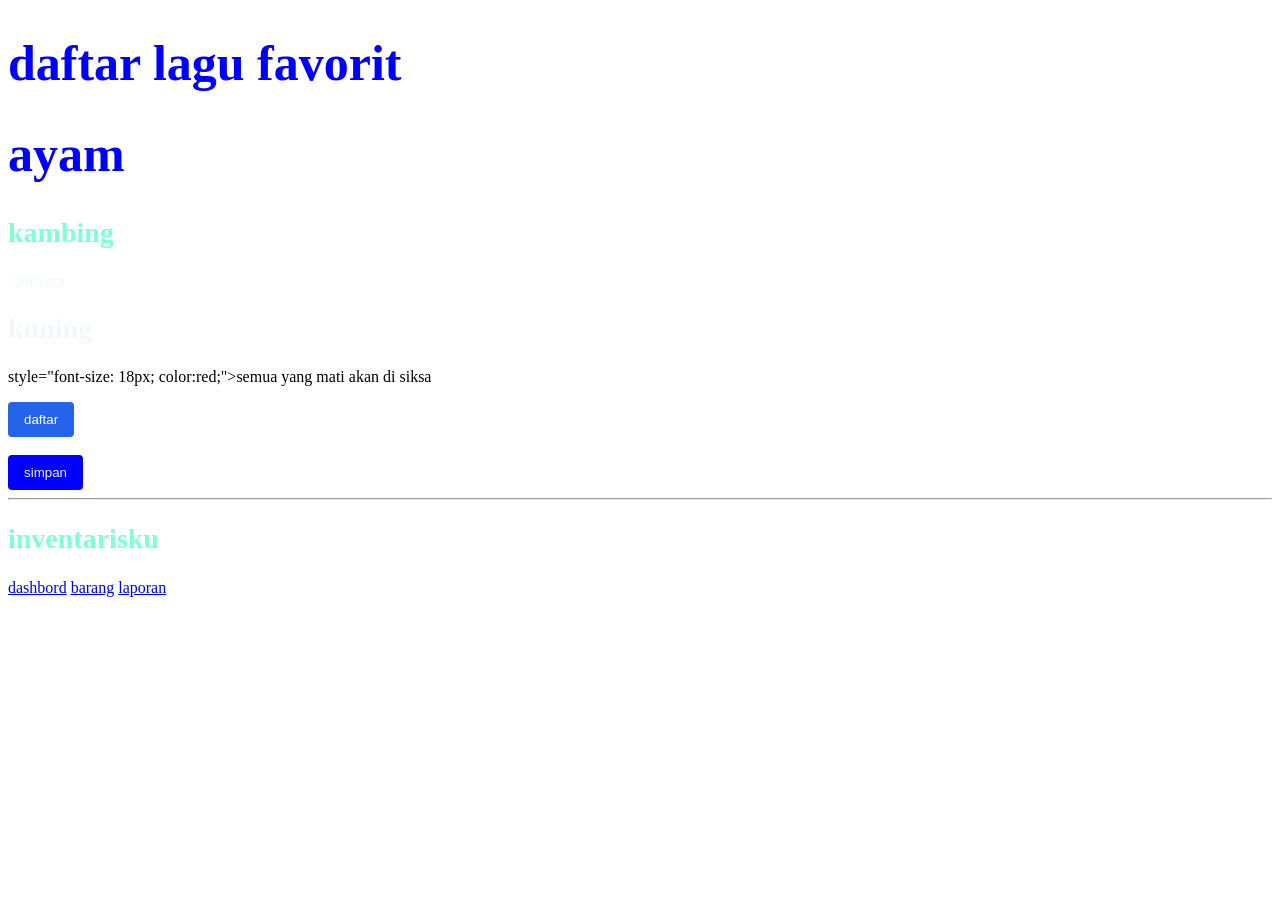
<file: index.html>
<!DOCTYPE html>
<html lang="en">
<head>
<link rel="stylesheet" href="style.css">
    <title>my favorit</title>
</head>
<body>
    <h1> daftar lagu favorit</h1>
    <h1> ayam</h1>
    <h2> kambing</h2>
    <p class="judul">saniwara</p>
    <h2 class="judul">kuning</h2>
     <p>style="font-size: 18px; color:red;">semua yang mati akan di siksa</p>
    <button>daftar</button> <br><br>
    <button id="btn-simpan"> simpan</button><hr>
    <div class="navbar">
        <h2>inventarisku</h2>
        <nav>
            <a href="#">dashbord</a>
            <a href="#">barang</a>
            <a href="#">laporan</a>
        </nav>
    </div>
    
  
</body>
</html>
</file>
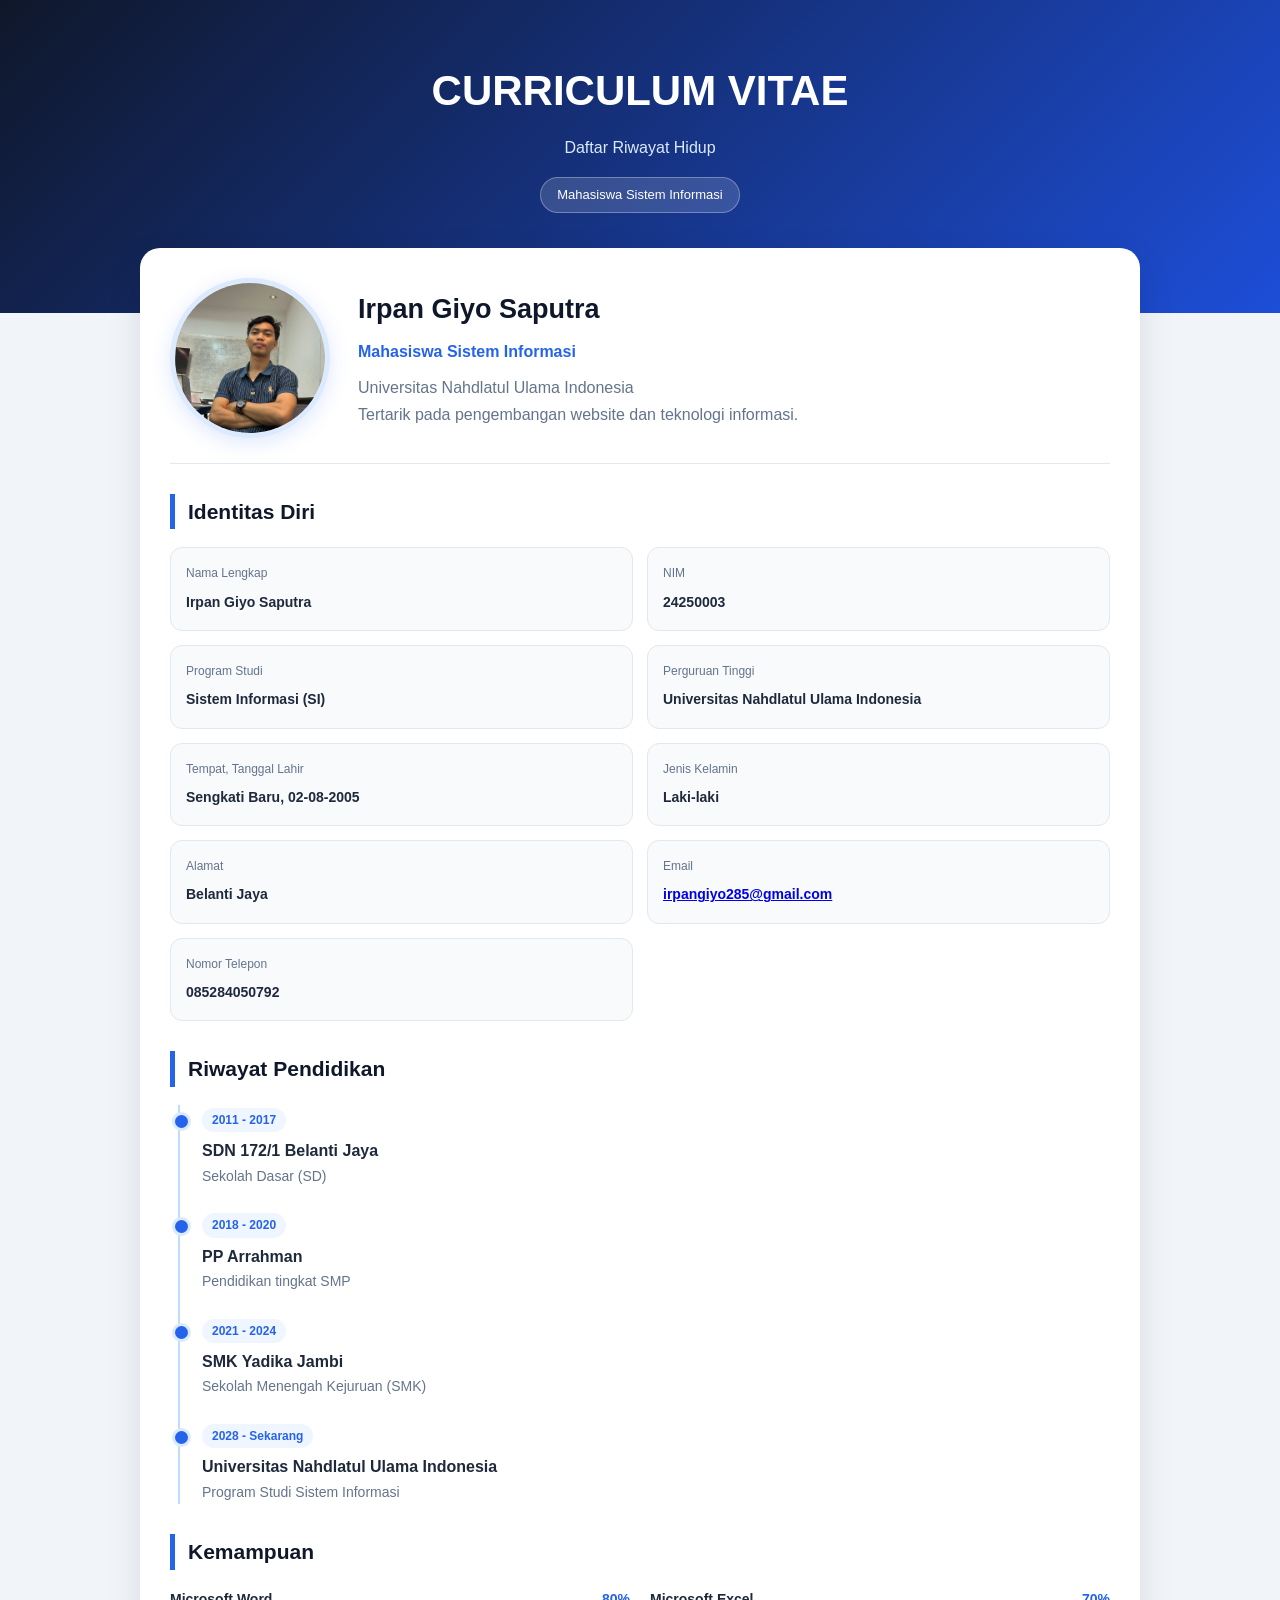
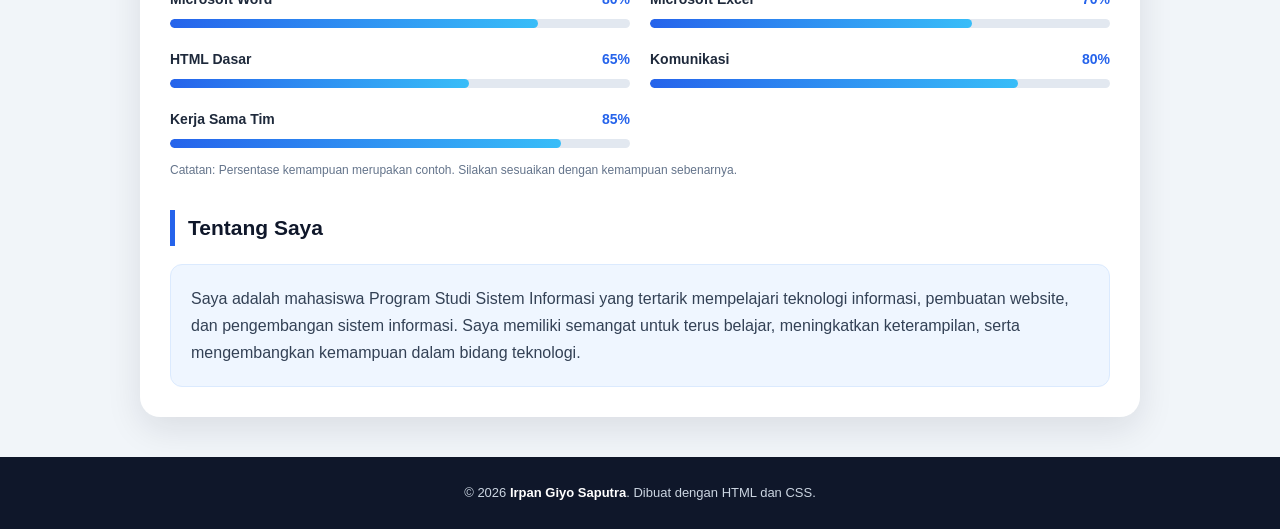
<file: cv.html>
<!DOCTYPE html>
<html lang="id">
<head>
    <meta charset="UTF-8">
    <meta name="viewport" content="width=device-width, initial-scale=1.0">
    <title>CV Irpan Giyo Saputra</title>

    <style>
        /* RESET CSS */
        * {
            margin: 0;
            padding: 0;
            box-sizing: border-box;
        }

        html {
            scroll-behavior: smooth;
        }

        body {
            font-family: 'Segoe UI', Arial, sans-serif;
            background: #f1f5f9;
            color: #1e293b;
            line-height: 1.7;
        }

        /* HEADER */
        .hero {
            background: linear-gradient(135deg, #0f172a, #1d4ed8);
            color: white;
            padding: 55px 20px 100px;
            text-align: center;
        }

        .hero h1 {
            font-size: clamp(28px, 5vw, 42px);
            margin-bottom: 8px;
        }

        .hero p {
            color: #dbeafe;
            font-size: 16px;
        }

        .badge {
            display: inline-block;
            margin-top: 15px;
            padding: 6px 16px;
            background: rgba(255,255,255,0.15);
            border: 1px solid rgba(255,255,255,0.3);
            border-radius: 30px;
            font-size: 13px;
        }

        /* CONTAINER UTAMA */
        .container {
            width: min(100% - 32px, 1000px);
            margin: -65px auto 40px;
            position: relative;
        }

        .profile-card {
            background: white;
            border-radius: 20px;
            padding: 30px;
            box-shadow: 0 12px 35px rgba(15,23,42,0.10);
        }

        /* FOTO PROFIL */
        .profile-top {
            display: flex;
            align-items: center;
            gap: 28px;
            padding-bottom: 25px;
            border-bottom: 1px solid #e2e8f0;
        }

        .profile-photo {
            width: 160px;
            height: 160px;
            object-fit: cover;
            object-position: center;
            border-radius: 50%;
            border: 5px solid #dbeafe;
            box-shadow: 0 5px 20px rgba(37,99,235,0.15);
            flex-shrink: 0;
        }

        .profile-info h2 {
            color: #0f172a;
            font-size: 27px;
            margin-bottom: 5px;
        }

        .profile-info .role {
            color: #2563eb;
            font-weight: 600;
            margin-bottom: 8px;
        }

        .profile-info p {
            color: #64748b;
        }

        /* BAGIAN KONTEN */
        .section {
            padding-top: 30px;
        }

        .section-title {
            font-size: 21px;
            color: #0f172a;
            margin-bottom: 18px;
            padding-left: 13px;
            border-left: 5px solid #2563eb;
        }

        /* IDENTITAS */
        .identity-grid {
            display: grid;
            grid-template-columns: repeat(2, minmax(0, 1fr));
            gap: 14px;
        }

        .identity-item {
            padding: 15px;
            background: #f8fafc;
            border: 1px solid #e2e8f0;
            border-radius: 12px;
            overflow-wrap: anywhere;
        }

        .identity-item small {
            display: block;
            color: #64748b;
            font-size: 12px;
            margin-bottom: 4px;
        }

        .identity-item strong {
            color: #1e293b;
            font-size: 14px;
        }

        /* PENDIDIKAN */
        .timeline {
            border-left: 2px solid #bfdbfe;
            margin-left: 8px;
            padding-left: 22px;
        }

        .timeline-item {
            position: relative;
            margin-bottom: 22px;
        }

        .timeline-item:last-child {
            margin-bottom: 0;
        }

        .timeline-item::before {
            content: "";
            position: absolute;
            left: -30px;
            top: 7px;
            width: 13px;
            height: 13px;
            border-radius: 50%;
            background: #2563eb;
            border: 3px solid #dbeafe;
        }

        .year {
            display: inline-block;
            color: #2563eb;
            background: #eff6ff;
            padding: 2px 10px;
            border-radius: 20px;
            font-size: 12px;
            font-weight: bold;
            margin-bottom: 5px;
        }

        .timeline-item h3 {
            font-size: 16px;
            color: #1e293b;
        }

        .timeline-item p {
            color: #64748b;
            font-size: 14px;
        }

        /* KEMAMPUAN */
        .skills-grid {
            display: grid;
            grid-template-columns: repeat(2, minmax(0, 1fr));
            gap: 20px;
        }

        .skill-name {
            display: flex;
            justify-content: space-between;
            gap: 10px;
            font-size: 14px;
            font-weight: 600;
            margin-bottom: 7px;
        }

        .skill-name span:last-child {
            color: #2563eb;
        }

        .progress {
            height: 9px;
            background: #e2e8f0;
            border-radius: 20px;
            overflow: hidden;
        }

        .progress-bar {
            height: 100%;
            background: linear-gradient(90deg, #2563eb, #38bdf8);
            border-radius: 20px;
        }

        /* TENTANG SAYA */
        .about {
            background: #eff6ff;
            border: 1px solid #dbeafe;
            padding: 20px;
            border-radius: 12px;
            color: #334155;
        }

        /* FOOTER */
        footer {
            text-align: center;
            padding: 25px 15px;
            background: #0f172a;
            color: #cbd5e1;
            font-size: 13px;
        }

        footer strong {
            color: white;
        }

        /* RESPONSIVE UNTUK TABLET DAN HP */
        @media (max-width: 600px) {
            .hero {
                padding: 40px 16px 85px;
            }

            .container {
                width: calc(100% - 22px);
                margin-top: -55px;
            }

            .profile-card {
                padding: 20px 16px;
                border-radius: 16px;
            }

            .profile-top {
                flex-direction: column;
                text-align: center;
                gap: 15px;
            }

            .profile-photo {
                width: 135px;
                height: 135px;
            }

            .profile-info h2 {
                font-size: 23px;
            }

            .identity-grid,
            .skills-grid {
                grid-template-columns: 1fr;
            }

            .section-title {
                font-size: 19px;
            }
        }

        /* EFEK SAAT MOUSE DIARAHKAN */
        .identity-item,
        .timeline-item {
            transition: transform 0.2s ease;
        }

        .identity-item:hover {
            transform: translateY(-3px);
            border-color: #93c5fd;
        }

        /* MODE CETAK */
        @media print {
            body {
                background: white;
            }

            .hero {
                padding: 25px;
                background: #1d4ed8;
                print-color-adjust: exact;
                -webkit-print-color-adjust: exact;
            }

            .container {
                width: 100%;
                margin: 15px auto;
            }

            .profile-card {
                box-shadow: none;
                padding: 10px;
            }

            .identity-item,
            .timeline-item,
            .about,
            .skills-grid {
                break-inside: avoid;
            }

            footer {
                background: white;
                color: #333;
            }

            footer strong {
                color: #111;
            }
        }
    </style>
</head>

<body>

    <!-- HEADER -->
    <header class="hero">
        <h1>CURRICULUM VITAE</h1>
        <p>Daftar Riwayat Hidup</p>
        <span class="badge">Mahasiswa Sistem Informasi</span>
    </header>

    <main class="container">
        <div class="profile-card">

            <!-- FOTO DAN PROFIL -->
            <section class="profile-top">

                <!-- Ganti foto.jpg dengan nama file foto kamu -->
                <img
                    src="irpan.jpeg"
                    alt="Foto profil Irpan Giyo Saputra"
                    class="profile-photo"
                >

                <div class="profile-info">
                    <h2>Irpan Giyo Saputra</h2>
                    <p class="role">Mahasiswa Sistem Informasi</p>
                    <p>
                        Universitas Nahdlatul Ulama Indonesia
                    </p>
                    <p>
                        Tertarik pada pengembangan website
                        dan teknologi informasi.
                    </p>
                </div>
            </section>

            <!-- IDENTITAS DIRI -->
            <section class="section">
                <h2 class="section-title">Identitas Diri</h2>

                <div class="identity-grid">
                    <div class="identity-item">
                        <small>Nama Lengkap</small>
                        <strong>Irpan Giyo Saputra</strong>
                    </div>

                    <div class="identity-item">
                        <small>NIM</small>
                        <strong>24250003</strong>
                    </div>

                    <div class="identity-item">
                        <small>Program Studi</small>
                        <strong>Sistem Informasi (SI)</strong>
                    </div>

                    <div class="identity-item">
                        <small>Perguruan Tinggi</small>
                        <strong>Universitas Nahdlatul Ulama Indonesia</strong>
                    </div>

                    <div class="identity-item">
                        <small>Tempat, Tanggal Lahir</small>
                        <strong>Sengkati Baru, 02-08-2005</strong>
                    </div>

                    <div class="identity-item">
                        <small>Jenis Kelamin</small>
                        <strong>Laki-laki</strong>
                    </div>

                    <div class="identity-item">
                        <small>Alamat</small>
                        <strong>Belanti Jaya</strong>
                    </div>

                    <div class="identity-item">
                        <small>Email</small>
                        <strong>
                            <a href="mailto:irpangiyo285@gmail.com">
                                irpangiyo285@gmail.com
                            </a>
                        </strong>
                    </div>

                    <div class="identity-item">
                        <small>Nomor Telepon</small>
                        <strong>085284050792</strong>
                    </div>
                </div>
            </section>

            <!-- RIWAYAT PENDIDIKAN -->
            <section class="section">
                <h2 class="section-title">Riwayat Pendidikan</h2>

                <div class="timeline">
                    <div class="timeline-item">
                        <span class="year">2011 - 2017</span>
                        <h3>SDN 172/1 Belanti Jaya</h3>
                        <p>Sekolah Dasar (SD)</p>
                    </div>

                    <div class="timeline-item">
                        <span class="year">2018 - 2020</span>
                        <h3>PP Arrahman</h3>
                        <p>Pendidikan tingkat SMP</p>
                    </div>

                    <div class="timeline-item">
                        <span class="year">2021 - 2024</span>
                        <h3>SMK Yadika Jambi</h3>
                        <p>Sekolah Menengah Kejuruan (SMK)</p>
                    </div>

                    <div class="timeline-item">
                        <span class="year">2028 - Sekarang</span>
                        <h3>Universitas Nahdlatul Ulama Indonesia</h3>
                        <p>Program Studi Sistem Informasi</p>
                    </div>
                </div>
            </section>

            <!-- KEMAMPUAN -->
            <section class="section">
                <h2 class="section-title">Kemampuan</h2>

                <div class="skills-grid">
                    <div>
                        <div class="skill-name">
                            <span>Microsoft Word</span>
                            <span>80%</span>
                        </div>
                        <div class="progress">
                            <div class="progress-bar"
                                 style="width: 80%"></div>
                        </div>
                    </div>

                    <div>
                        <div class="skill-name">
                            <span>Microsoft Excel</span>
                            <span>70%</span>
                        </div>
                        <div class="progress">
                            <div class="progress-bar"
                                 style="width: 70%"></div>
                        </div>
                    </div>

                    <div>
                        <div class="skill-name">
                            <span>HTML Dasar</span>
                            <span>65%</span>
                        </div>
                        <div class="progress">
                            <div class="progress-bar"
                                 style="width: 65%"></div>
                        </div>
                    </div>

                    <div>
                        <div class="skill-name">
                            <span>Komunikasi</span>
                            <span>80%</span>
                        </div>
                        <div class="progress">
                            <div class="progress-bar"
                                 style="width: 80%"></div>
                        </div>
                    </div>

                    <div>
                        <div class="skill-name">
                            <span>Kerja Sama Tim</span>
                            <span>85%</span>
                        </div>
                        <div class="progress">
                            <div class="progress-bar"
                                 style="width: 85%"></div>
                        </div>
                    </div>
                </div>

                <p style="font-size: 12px; color: #64748b; margin-top: 12px;">
                    Catatan: Persentase kemampuan merupakan contoh.
                    Silakan sesuaikan dengan kemampuan sebenarnya.
                </p>
            </section>

            <!-- TENTANG SAYA -->
            <section class="section">
                <h2 class="section-title">Tentang Saya</h2>

                <div class="about">
                    Saya adalah mahasiswa Program Studi Sistem Informasi
                    yang tertarik mempelajari teknologi informasi,
                    pembuatan website, dan pengembangan sistem informasi.
                    Saya memiliki semangat untuk terus belajar,
                    meningkatkan keterampilan, serta mengembangkan
                    kemampuan dalam bidang teknologi.
                </div>
            </section>

        </div>
    </main>

    <footer>
        <p>
            &copy; 2026 <strong>Irpan Giyo Saputra</strong>.
            Dibuat dengan HTML dan CSS.
        </p>
    </footer>

</body>
</html>
</file>
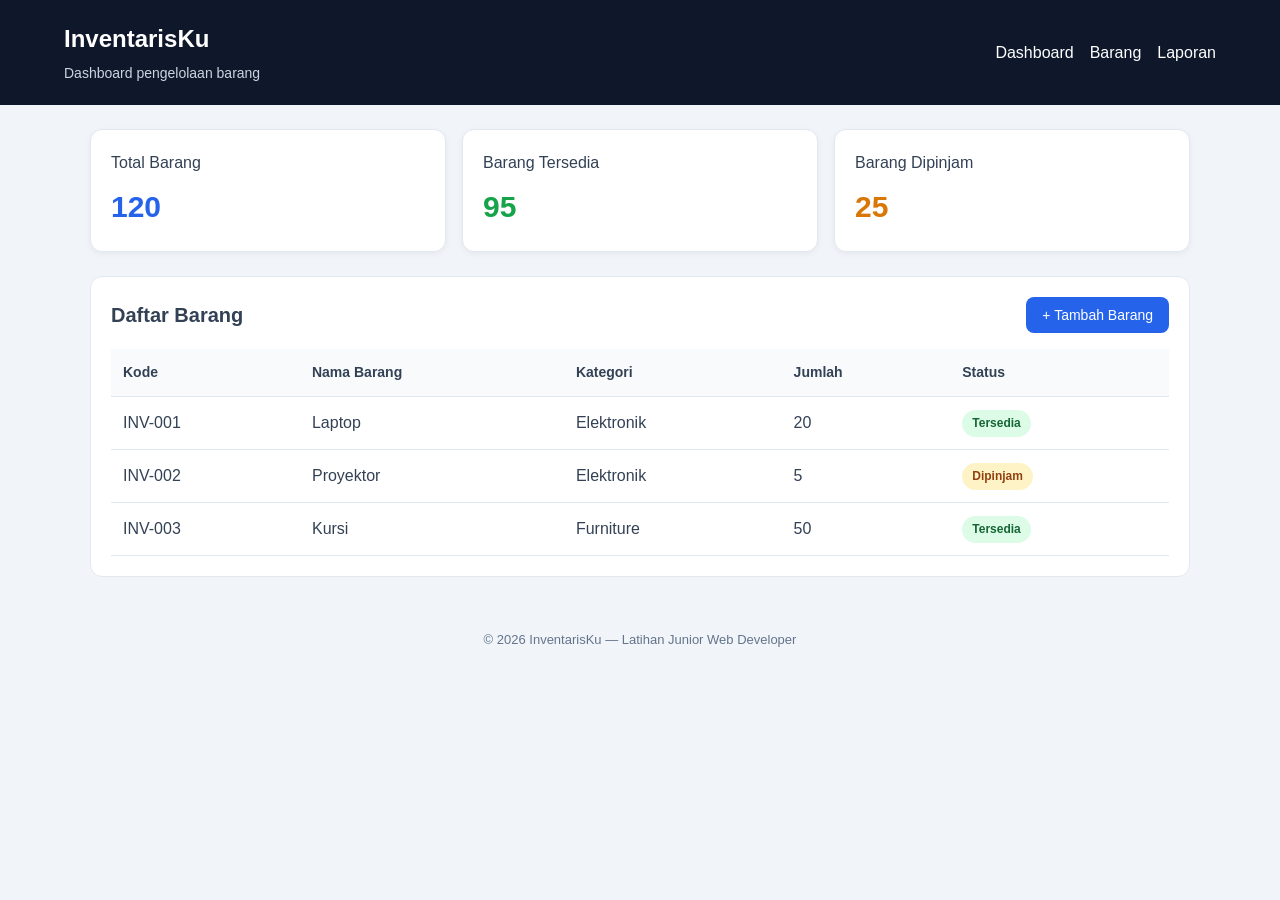
<file: viewport.htm>
<!DOCTYPE html>
<html lang="id">
<head>
  <meta charset="UTF-8">
  <meta name="viewport" content="width=device-width, initial-scale=1.0">

  <title>InventarisKu</title>
  <link rel="stylesheet" href="styleviewport.css">
</head>
<body>
  <header class="header">
    <div>
      <h1>InventarisKu</h1>
      <p>Dashboard pengelolaan barang</p>
    </div>

    <nav class="nav-links">
      <a href="#">Dashboard</a>
      <a href="#">Barang</a>
      <a href="#">Laporan</a>
    </nav>
  </header>

  <main class="container">
    <section class="summary">
      <article class="card">
        <h2>Total Barang</h2>
        <p class="number">120</p>
      </article>

      <article class="card">
        <h2>Barang Tersedia</h2>
        <p class="number success">95</p>
      </article>

      <article class="card">
        <h2>Barang Dipinjam</h2>
        <p class="number warning">25</p>
      </article>
    </section>

    <section class="content-section">
      <div class="section-heading">
        <h2>Daftar Barang</h2>
        <button class="btn-primary" type="button">
          + Tambah Barang
        </button>
      </div>

      <div class="table-wrapper">
        <table>
          <thead>
            <tr>
              <th>Kode</th>
              <th>Nama Barang</th>
              <th>Kategori</th>
              <th>Jumlah</th>
              <th>Status</th>
            </tr>
          </thead>

          <tbody>
            <tr>
              <td>INV-001</td>
              <td>Laptop</td>
              <td>Elektronik</td>
              <td>20</td>
              <td><span class="badge tersedia">Tersedia</span></td>
            </tr>

            <tr>
              <td>INV-002</td>
              <td>Proyektor</td>
              <td>Elektronik</td>
              <td>5</td>
              <td><span class="badge dipinjam">Dipinjam</span></td>
            </tr>

            <tr>
              <td>INV-003</td>
              <td>Kursi</td>
              <td>Furniture</td>
              <td>50</td>
              <td><span class="badge tersedia">Tersedia</span></td>
            </tr>
          </tbody>
        </table>
      </div>
    </section>
  </main>

  <footer class="footer">
    <p>&copy; 2026 InventarisKu — Latihan Junior Web Developer</p>
  </footer>
</body>
</html>
</file>
<file: style.css>
h1{
        color:blue;
        font-size: 50px;
    }
    h2{
         color:aquamarine;
        font-size: 28px;
    }

 button{
    background-color: #2563eb;
    color:white;
    padding: 10px 16px;
    border: none;
    border-radius: 4px;
 }
  button:hover{
    background-color: blueviolet;
  color: aquamarine;

  }
  .judul{
    color: aliceblue;
  }
  #btn-simpan{
background-color: blue;
color: aliceblue;
  }

  .navara{
    display: flex;
    flex-direction: column;
    justify-content: space-between;
    
    gap: 16px;
  }
  navara{
    display: flex;
    gap: 16px;
  }
</file>
<file: styleviewport.css>
/* 1. Pengaturan dasar */
* {
  box-sizing: border-box;
}

body {
  margin: 0;
  font-family: Arial, sans-serif;
  color: #334155;
  background-color: #f1f5f9;
  line-height: 1.6;
}

/* 2. Header dan navigasi */
.header {
  display: flex;
  justify-content: space-between;
  align-items: center;
  gap: 20px;
  padding: 20px 5%;
  color: white;
  background-color: #0f172a;
}

.header h1 {
  margin: 0;
  font-size: 24px;
}

.header p {
  margin: 4px 0 0;
  color: #cbd5e1;
  font-size: 14px;
}

.nav-links {
  display: flex;
  flex-wrap: wrap;
  gap: 16px;
}

.nav-links a {
  color: white;
  text-decoration: none;
}

.nav-links a:hover {
  color: #93c5fd;
}

/* 3. Kontainer utama */
.container {
  width: min(100% - 32px, 1100px);
  margin: 24px auto;
}

/* 4. Kartu ringkasan */
.summary {
  display: grid;
  grid-template-columns: repeat(3, minmax(0, 1fr));
  gap: 16px;
}

.card {
  padding: 20px;
  background-color: white;
  border: 1px solid #e2e8f0;
  border-radius: 12px;
  box-shadow: 0 2px 6px rgb(15 23 42 / 5%);
}

.card h2 {
  margin: 0;
  font-size: 16px;
  font-weight: 500;
}

.number {
  margin: 8px 0 0;
  font-size: 30px;
  font-weight: 700;
  color: #2563eb;
}

.success {
  color: #16a34a;
}

.warning {
  color: #d97706;
}

/* 5. Bagian tabel */
.content-section {
  margin-top: 24px;
  padding: 20px;
  background-color: white;
  border: 1px solid #e2e8f0;
  border-radius: 12px;
}

.section-heading {
  display: flex;
  justify-content: space-between;
  align-items: center;
  gap: 12px;
  margin-bottom: 16px;
}

.section-heading h2 {
  margin: 0;
  font-size: 20px;
}

.btn-primary {
  padding: 10px 16px;
  border: none;
  border-radius: 8px;
  background-color: #2563eb;
  color: white;
  font-size: 14px;
  cursor: pointer;
}

.btn-primary:hover {
  background-color: #1d4ed8;
}

.table-wrapper {
  overflow-x: auto;
}

table {
  width: 100%;
  border-collapse: collapse;
  text-align: left;
}

th,
td {
  padding: 12px;
  border-bottom: 1px solid #e2e8f0;
}

th {
  background-color: #f8fafc;
  font-size: 14px;
}

.badge {
  display: inline-block;
  padding: 4px 10px;
  border-radius: 999px;
  font-size: 12px;
  font-weight: 600;
}

.tersedia {
  background-color: #dcfce7;
  color: #166534;
}

.dipinjam {
  background-color: #fef3c7;
  color: #92400e;
}

/* 6. Footer */
.footer {
  padding: 16px;
  text-align: center;
  color: #64748b;
  font-size: 13px;
}

/* 7. Responsive: tablet */
@media (max-width: 768px) {
  .header {
    align-items: flex-start;
    flex-direction: column;
  }

  .summary {
    grid-template-columns: repeat(2, minmax(0, 1fr));
  }
}

/* 8. Responsive: ponsel */
@media (max-width: 480px) {
  .summary {
    grid-template-columns: 1fr;
  }

  .section-heading {
    align-items: stretch;
    flex-direction: column;
  }

  .btn-primary {
    width: 100%;
  }

  .content-section {
    padding: 12px;
  }

  th,
  td {
    padding: 8px;
    font-size: 13px;
  }
}
</file>
